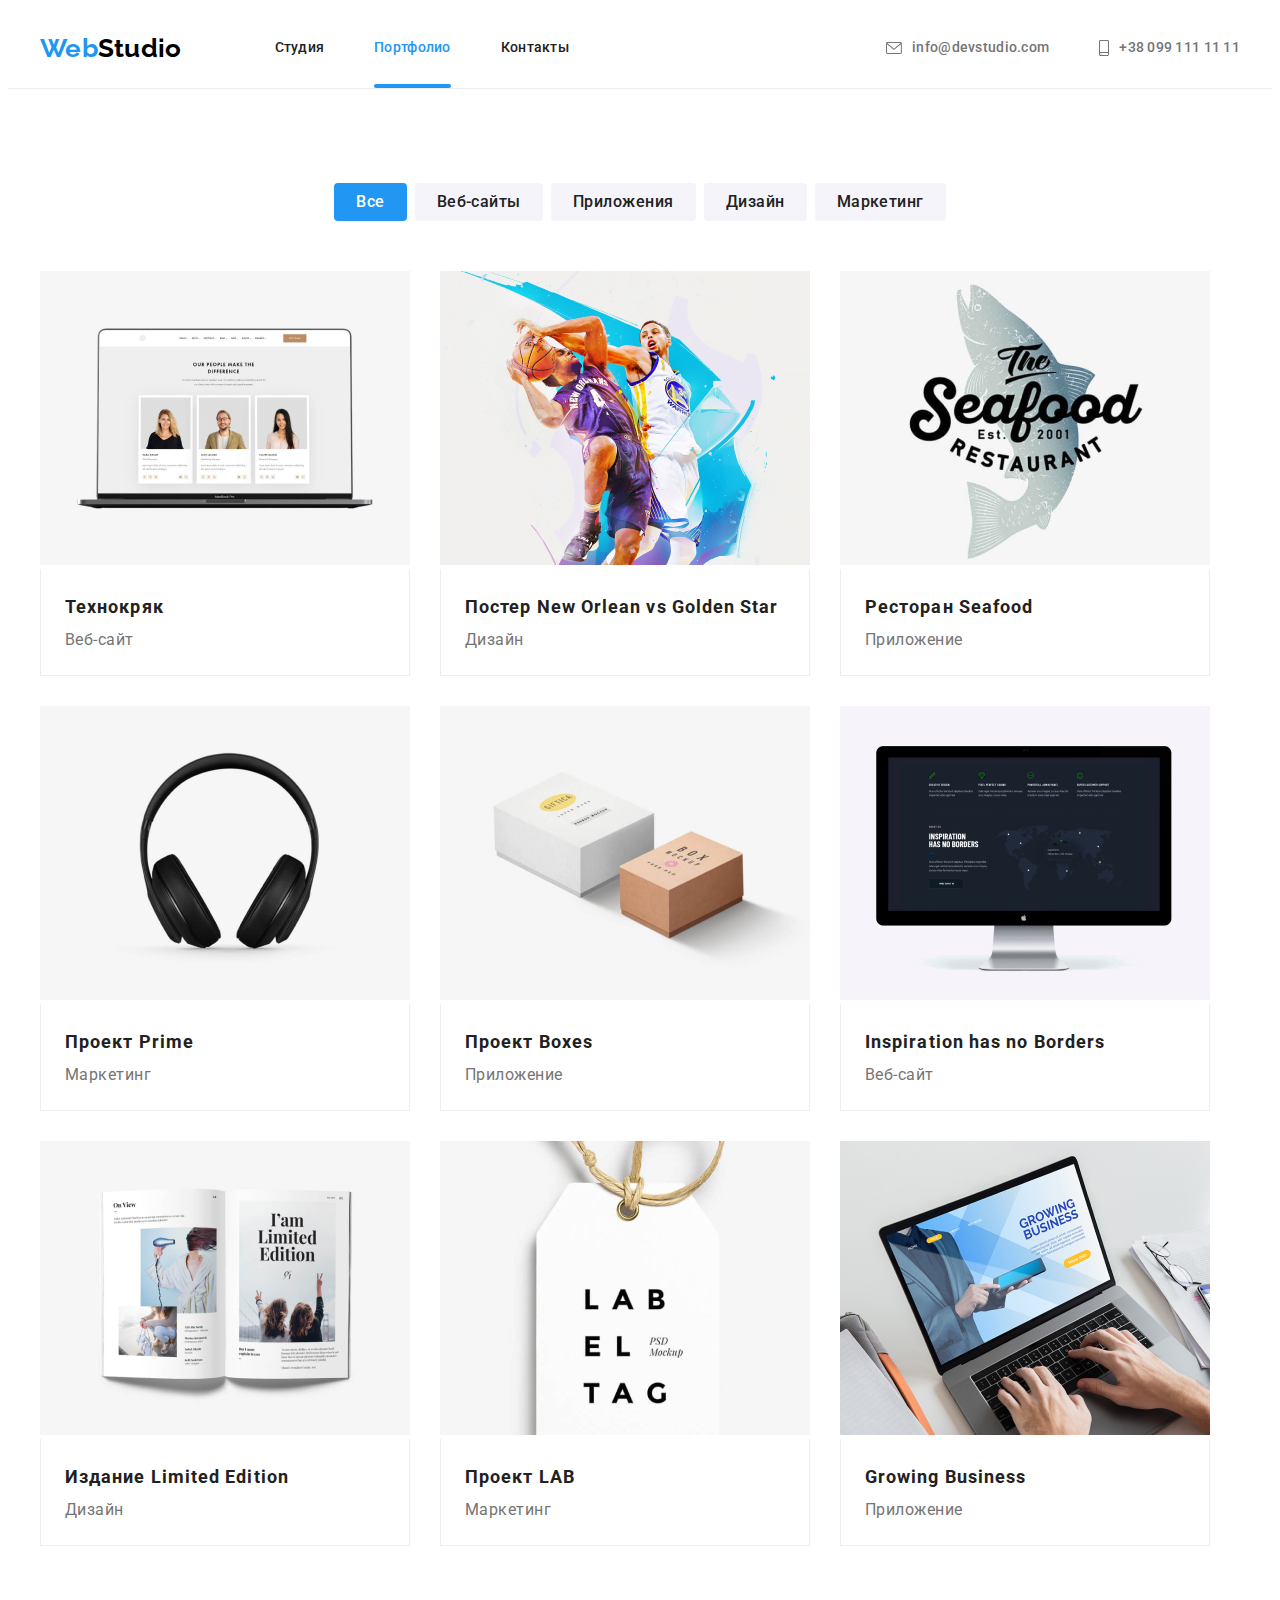
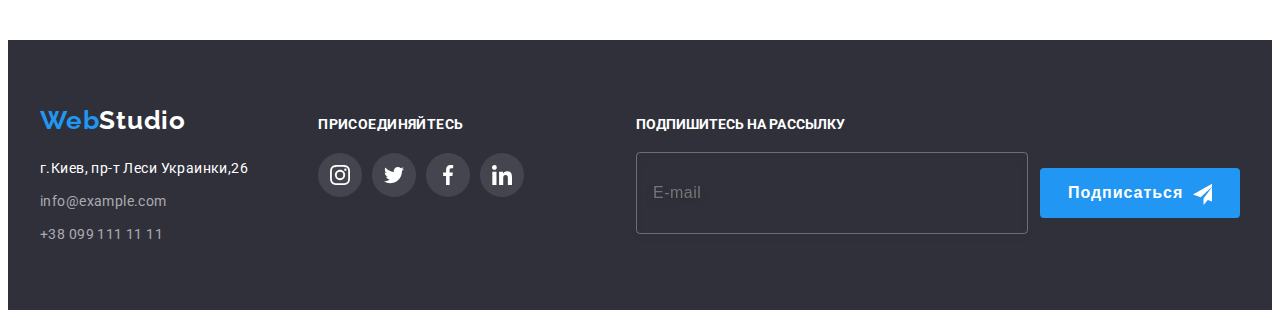
<file: portfolio.html>
<!DOCTYPE html>
<html lang="ru">
  <head>
    <meta charset="UTF-8" />
    <meta http-equiv="X-UA-Compatible" content="IE=edge" />
    <meta name="viewport" content="width=device-width, initial-scale=1.0" />
    <title>portfolio</title>
    <link rel="preconnect" href="https://fonts.google.com" />
    <link rel="preconnect" href="https://fonts.gstatic.com" crossorigin />
    <link
      rel="stylesheet"
      href="https://fonts.googleapis.com/css2?family=Raleway:wght@700&family=Roboto:wght@400;500;700;900&display=swap"
    />
    <link
      rel="stylesheet"
      href="https://cdnjs.cloudflare.com/ajax/libs/modern-normalize/1.1.0/modern-normalize.min.css"
      integrity="sha512-wpPYUAdjBVSE4KJnH1VR1HeZfpl1ub8YT/NKx4PuQ5NmX2tKuGu6U/JRp5y+Y8XG2tV+wKQpNHVUX03MfMFn9Q=="
      crossorigin="anonymous"
      referrerpolicy="no-referrer"
    />
    <link rel="stylesheet" href="./css/styles.css" />
  </head>
  <body>
    <header class="header">
      <div class="conteiner header-conteiner">
        <a class="logo link" href="./index.html"
          >Web<span class="header-logo">Studio</span></a
        >
        <nav class="header-nav">
          <ul class="header-list list">
            <li class="header-item">
              <a class="nav-item link" href="./index.html">Студия</a>
            </li>
            <li class="header-item">
              <a class="nav-item nav-item-current link" href="./portfolio.html"
                >Портфолио</a
              >
            </li>
            <li class="header-item">
              <a class="nav-item link" href="#contacts">Контакты</a>
            </li>
          </ul>
        </nav>
        <ul class="header-contacts list flex-nav">
          <li class="header-item">
            <a class="header-email link" href="mailto:info@devstudio.com">
              <svg class="envelope-icons" width="16" height="12">
                <use href="./images/icons.svg#envelope"></use>
              </svg>
              info@devstudio.com</a
            >
          </li>
          <li class="header-item">
            <a class="header-phone link" href="tel:+380961111111">
              <svg class="smartphone-icon" width="10" height="16">
                <use href="./images/icons.svg#smartphone"></use>
              </svg>

              +38 099 111 11 11</a
            >
          </li>
        </ul>
      </div>
    </header>

    <main>
      <section class="portfolio section">
        <div class="conteiner">
          <h1 class="visually-hidden">Портфолио</h1>
          <ul class="portfolio-categories list">
            <li class="portfolio-categories-item">
              <button type="button" class="work-btn-item current">Все</button>
            </li>
            <li>
              <button type="button" class="work-btn-item">Веб-сайты</button>
            </li>
            <li>
              <button type="button" class="work-btn-item">Приложения</button>
            </li>
            <li>
              <button type="button" class="work-btn-item">Дизайн</button>
            </li>
            <li>
              <button type="button" class="work-btn-item">Маркетинг</button>
            </li>
          </ul>
          <ul class="portfolio-list list">
            <li class="portfolio-item">
              <a href="" class="projects-link link">
                <div class="projects-wrap">
                  <img
                    class=""
                    src="./images/portfolio/img-6.jpg"
                    alt="проект1"
                    width="370"
                  />
                  <div class="overlay">
                    <p class="overlay-text">
                      Ресурс предлагает комплексные предложения с разным уровнем
                      функционала и сервисов. Все это позволит посетителю
                      получить исчерпывающие сведения о компании или частном
                      лице.
                    </p>
                  </div>
                </div>
                <div class="work-portfolio">
                  <h2 class="portfolio-title">Технокряк</h2>
                  <p class="portfolio-text">Веб-сайт</p>
                </div>
              </a>
            </li>
            <li class="portfolio-item">
              <a href="" class="projects-link link">
                <img
                  src="./images/portfolio/img-7.jpg"
                  alt="проект2"
                  width="370"
                />
                <div class="work-portfolio">
                  <h2 class="portfolio-title">
                    Постер New Orlean vs Golden Star
                  </h2>
                  <p class="portfolio-text">Дизайн</p>
                </div>
              </a>
            </li>
            <li class="portfolio-item">
              <a href="" class="projects-link link">
                <img
                  src="./images/portfolio/img-8.jpg"
                  alt="проект3"
                  width="370"
                />
                <div class="work-portfolio">
                  <h2 class="portfolio-title">Ресторан Seafood</h2>
                  <p class="portfolio-text">Приложение</p>
                </div>
              </a>
            </li>
            <li class="portfolio-item">
              <a href="" class="projects-link link">
                <img
                  src="./images/portfolio/img-9.jpg"
                  alt="проект4"
                  width="370"
                />
                <div class="work-portfolio">
                  <h2 class="portfolio-title">Проект Prime</h2>
                  <p class="portfolio-text">Маркетинг</p>
                </div>
              </a>
            </li>
            <li class="portfolio-item">
              <a href="" class="projects-link link">
                <img
                  src="./images/portfolio/img-10.jpg"
                  alt="проект5"
                  width="370"
                />
                <div class="work-portfolio">
                  <h2 class="portfolio-title">Проект Boxes</h2>
                  <p class="portfolio-text">Приложение</p>
                </div>
              </a>
            </li>
            <li class="portfolio-item">
              <a href="" class="projects-link link">
                <img
                  src="./images/portfolio/img-11.jpg"
                  alt="проект6"
                  width="370"
                />
                <div class="work-portfolio">
                  <h2 class="portfolio-title">Inspiration has no Borders</h2>
                  <p class="portfolio-text">Веб-сайт</p>
                </div>
              </a>
            </li>
            <li class="portfolio-item">
              <a href="" class="projects-link link">
                <img
                  src="./images/portfolio/img-12.jpg"
                  alt="проект7"
                  width="370"
                />
                <div class="work-portfolio">
                  <h2 class="portfolio-title">Издание Limited Edition</h2>
                  <p class="portfolio-text">Дизайн</p>
                </div>
              </a>
            </li>
            <li class="portfolio-item">
              <a href="" class="projects-link link">
                <img
                  src="./images/portfolio/img-13.jpg"
                  alt="проект8"
                  width="370"
                />
                <div class="work-portfolio">
                  <h2 class="portfolio-title">Проект LAB</h2>
                  <p class="portfolio-text">Маркетинг</p>
                </div>
              </a>
            </li>
            <li class="portfolio-item">
              <a href="" class="projects-link link">
                <img
                  src="./images/portfolio/img-14.jpg"
                  alt="проект9"
                  width="370"
                />
                <div class="work-portfolio">
                  <h2 class="portfolio-title">Growing Business</h2>
                  <p class="portfolio-text">Приложение</p>
                </div>
              </a>
            </li>
          </ul>
        </div>
      </section>
    </main>
    <footer class="footer">
      <div class="conteiner footer-conteiner">
        <div class="footer-left">
          <a href="./index.html" class="logo-footer"
            ><span class="web-footer">Web</span>Studio</a
          >
          <address>
            <ul class="address list">
              <li class="address-list-item">
                <a
                  href=""
                  target="_blank"
                  rel="noopener noreferrer"
                  class="address-link link footer-address"
                  >г.Киев, пр-т Леси Украинки,26</a
                >
              </li>
              <li class="address-list-item">
                <a href="mailto:info@example.com" class="address-link link"
                  >info@example.com</a
                >
              </li>
              <li class="address-list-item">
                <a href="tel:+380991111111" class="address-link link"
                  >+38 099 111 11 11</a
                >
              </li>
            </ul>
          </address>
        </div>
        <div class="footer-right">
          <h2 class="join-text">присоединяйтесь</h2>
          <ul class="footer-list list">
            <li class="footer-item">
              <a class="footer-link" href="">
                <svg class="social-icon">
                  <use
                    href="./images/icons.svg#instagram"
                    width="20"
                    height="20"
                  ></use>
                </svg>
              </a>
            </li>
            <li class="footer-item">
              <a class="footer-link" href="">
                <svg class="social-icon">
                  <use
                    href="./images/icons.svg#twitter"
                    width="20"
                    height="20"
                  ></use>
                </svg>
              </a>
            </li>
            <li class="footer-item">
              <a class="footer-link" href="">
                <svg class="social-icon">
                  <use
                    href="./images/icons.svg#facebook"
                    width="20"
                    height="20"
                  ></use>
                </svg>
              </a>
            </li>
            <li class="footer-item">
              <a class="footer-link" href="">
                <svg class="social-icon">
                  <use
                    href="./images/icons.svg#linkedin"
                    width="20"
                    height="20"
                  ></use>
                </svg>
              </a>
            </li>
          </ul>
        </div>
        <div class="footer-subscribe">
          <ul>
            <h2 class="subscribe-text">Подпишитесь на рассылку</h2>
            <form class="footer-form" name="footer-form">
              <input
                class="footer-subscribe-form"
                type="email"
                name="user-email"
                placeholder="E-mail"
              />
              <button type="submit" class="footer-button">
                Подписаться
                <svg class="footer-button-icon">
                  <use
                      href="./images/icons.svg#icon-send-footer"
                      width="24"
                      height="24"
                    ></use>
                  </svg>
              </button>
            </form>
          </ul>
        </div>
      </div>
    </footer>
  </body>
</html>
</file>
<file: css/styles.css>
:root {
--primary-text-color: #757575;
--title-text-color: #212121;
--accent-color: #2196f3; 
--primery-white-color: #ffffff;
--primery-black-color: #000000;
--second-grey-color: #f5f4fa;
--footer-bg-color: #2f303a; 
--contacts-ft-color: rgba(255,255,255,0.6);
--social-links-ft-bg-colors: rgba(255,255,255,0.1);
--button-hero-hover-color: #188ce8; 
--header-border-bottom-color: #ececec; 
--portfolio-project-border: #eeeeee; 
--clients-primary-color: #afb1b8; 
--work-text-bg-color: rgba(47,48,58,0.8); 
--portfolio-overlay-text-bg-color: rgba(33,150,243,0.9); 
--modal-window-bg-color: rgba(0,0,0,0.2);
--modal-window-close-border-color: rgba(0,0,0,0.1); 


 
 }
 
body {
font-family: 'Roboto', sans-serif;
}
.no-scroll {
  overflow: hidden;
}

/**
  |============================
  | reset syles
  |============================
*/

h1,
h2,
h3,
h4,
h5,
h6,
p {
    margin: 0;
}

.img {
    display: block;
}
.link {
    text-decoration: none;
    color:currentcolor;
 }
.list {
    list-style: none;
    padding: 0;
    margin: 0;
 }
 .visualy-hidden {
  position: absolute;
  white-space: nowrap;
  width: 1px;
  height: 1px;
  overflow: hidden;
  border: 0;
  padding: 0;
  clip: rect(0 0 0 0);
  clip-path: inset(50%);
  margin: -1px;
}
 
 /**
   |============================
   | conteiner
   |============================
 */

.conteiner {
    width: 1200px;
    padding-left: 15px;
    padding-right: 15px;
    margin-left:auto;
    margin-right:auto;
}
/**
  |============================
  | Section
  |============================
*/
.section {
    padding-top: 94px;
    padding-bottom: 94px;
}
/**
  |============================
  | header
  |============================
*/

  .header-conteiner {
    display: flex;
    align-items: center;
    
}  
.logo {
margin-right: 93px;
}
.header-nav {
    margin-right :auto;
}
.header-list {
    display: flex ;
    gap: 50px;
}
.flex-nav{
    display: flex;
    align-items: center;
    gap: 50px;
}
/**
  |============================
  | header contacts
  |============================
*/
.contacts-list {
    display:flex;
    margin-left: auto;
}
.header-email:hover {
    color: #2196F3;
}
.header-email {
    color: #757575;
    display: flex;
    align-items: center;
    gap: 10px;
    transition-property: color;
    transition-duration: 250ms;
    transition-timing-function: cubic-bezier(0.4, 0, 0.2, 1);
}
.header-phone {
    color: #757575;
    display: flex;
    align-items: center;
    gap: 10px;
    transition-property: color;
    transition-duration: 250ms;
    transition-timing-function: cubic-bezier(0.4, 0, 0.2, 1);
}
.header-phone:hover,
.header-phone:focus {
    color: #2196F3;
    fill: currentColor;
}
 .smartphone-icon {
    fill: currentColor;
 }
.envelope-icons:hover {
   fill: currentcolor;
}
.envelope-icons {
    fill: currentcolor;
}
.nav-item {
    display: block;
    padding: 32px 0;
    transition-property: color, background-color;
    transition-duration: 250ms;
    transition-timing-function: cubic-bezier(0.4, 0, 0.2, 1);
    transition-delay: 0s;
}
.nav-item:hover,
.nav-item:focus {
    color: #2196F3;
}
.nav-item.nav-item-current::after {
    content: "";
    position: absolute;
    bottom: 0px;
    left: 0px;

    display: block;
    width: 100%;
    height: 4px;
    border-radius: 2px;
    background-color: #2196F3;
    
}
.nav-item.nav-item-current {
    position: relative;
color: #2196F3;
}
.nav-item-portf:hover {
    color: #2196F3;
}
.nav-item-portf:focus {
    color: #2196F3;
}

.header-item-studio { 
    color: #212121;
}
.header-link {
    padding-top: 32px;
    padding-bottom: 32px;
    font-weight: 500;
    font-size: 14px;
    line-height: calc(16/14);
    letter-spacing: 0.02em;
    color:var(--title-text-color);
    display: block;

}

.header {
    color: #212121;
    font-weight: 500;
    font-size: 14px;
    line-height: 1.14;
    letter-spacing: 0.02em;
    border-bottom: 1px solid #ECECEC;
}

/**
  |============================
  | logo website
  |============================
*/

 .logo {
    font-family: Raleway, sans-serif;
    font-weight: 700;
    font-size: 26px;
    line-height: 1.19;
    color:#2196f3;
 }
 .header-logo {
    color: var(--primery-black-color);
 }

 .header-current.link {
    color: var(--accent-color);
    
 }

.header-contacts-link {
font-weight: 500;
font-size: 14px;
line-height: calc(16/14);
letter-spacing: 0.02em;
color: #757575; 

}
/**
  |============================
  | main
  |============================
*/
/**
  |============================
  | section hero
  |============================
*/
.section-hero {
    background-position: center;
    max-width: 1600px;
   
    background-size: cover;
    background-repeat: no-repeat;
    margin-left: auto;
    margin-right: auto;
    padding: 200px 0;
    text-align: center;
  background-image: linear-gradient(
        to right,
        rgba(47, 48, 58, 0.4),
        rgba(47, 48, 58, 0.4)
        ),
    url(../images/fon.jpg);;
  
}
.hero-title {
    font-weight: 900;
    font-size: 44px;
    line-height:calc(60/44) ;
    letter-spacing: 0.06em;
    text-align: center;
    color: var(--primery-white-color);
    text-transform: uppercase;
    margin-bottom: 30px;
     }

.hero-button {
    max-width: 250px;
    min-width: 200px;
    min-height: 50px;
    padding: 9px 31px;
    letter-spacing: 0.03em;
    align-self: center;
    font-family: "Roboto",sans-serif;
    border-radius: 4px;
    font-weight: 700;
    font-size: 16px;
    line-height: calc(30/16);
   background-color: #2196f3;
   color: #ffffff;
   border: none;
   cursor: pointer;
}
/**
  |============================
  | section-benefits
  |============================
*/
.benefits {
    display: flex;
    gap: 30px;}

.benefits-inner-list {
    display: flex;
    flex-wrap: wrap;

    gap: 30px;
}
.benefits-item {
    width: 270px;
}
.benefits-wrap { 
display: flex;
align-items: center;
justify-content: center;
height: 120px;
background-color: #F5F4FA;
border-radius: 4px;
margin-bottom: 30px;
}

.title-work {
    font-weight: 700;
    font-size: 14px;
    line-height: calc(16/14);
    letter-spacing: 0.03em;
    text-transform: uppercase;
    color: var(--title-text-color); 
    margin-bottom: 10px;
}
.text-work { 
    font-weight: 400;
    font-size: 14px;
    line-height:calc(24/14) ;
    letter-spacing: 0.03em;
    color:var(--primary-text-color);
}
/**
  |============================
  | section-work
  |============================
*/
.section.work {
    padding-top: 0;
}
.title-about {
    font-weight: 700;
    font-size: 36px;
    line-height:calc(42/36);
    letter-spacing:0.03em;
    text-align: center;
    color: var(--title-text-color); 
    margin-bottom: 50px;
    }
    .image-list {
        display: flex;
        gap: 30px;
    }

.image-item {
    position: relative;
}
.img-title-overlay {
    position: absolute;
    bottom: 0;
    left: 0;
    width: 100%;
  height: 70px;
 background-color: #2F303ACC;

     display: flex;
     align-items: center;
     justify-content: center;
}
.img-title {
    font-weight: 700;
    font-size: 14px;
    line-height: calc(16/14);
    text-align: center;
    letter-spacing: 0.03em;
    text-transform: uppercase;
    color: #FFFFFF;

}
/**
  |============================
  | section-team
  |============================
*/
.section-team {
    background-color: #F5F4FA;
}
.team-list {
    display:flex;
    justify-content: space-between;
}
.team-item {
    box-shadow: 0px 1px 3px rgba(0, 0, 0, 0.12), 0px 1px 1px rgba(0, 0, 0, 0.14),
    0px 2px 1px rgba(0, 0, 0, 0.2);
     border-radius: 0px 0px 4px 4px;
    background-color: #ffffff;
    }
    .team-content {
        padding: 30px 10px;
      }
      .title-name {
        font-weight: 500;
        font-size: 16px;
        line-height: calc(19/16);
        color: #212121;
        text-align: center;
      margin-bottom: 10px;
    }
    .text-profession {
        font-size: 16px;
        line-height: calc(18/16);
        letter-spacing: 0.03em;
        color: #757575;
        text-align: center;
        margin-bottom: 30px;
        }
    .socials {
     display: flex;
     align-items: center;
     justify-content: center;
     gap: 10px;
    }
    .socials-link {
        display: flex;
        align-items: center;
        justify-content: center;
        width: 44px;
        height: 44px;
        color: #AFB1B8;
        background-color: #FFFFFF;
        border-radius: 50%;
        cursor: pointer;
         transition-property: color, background-color;
        transition-duration: 250ms;
        transition-timing-function: cubic-bezier(0.4, 0, 0.2, 1);
    }
.socials-link:hover,
.socials-link:focus {
color: #FFFFFF ;
background-color: #2196F3
}
.socials-icon {
    fill: currentcolor;
}

/**
  |============================
  | section clients
  |============================
*/
.title-clients {
    font-size: 36px;
    font-weight: 700;
    line-height: calc(42/36);
    letter-spacing: 0.03em;
    text-align: center;
    color: #212121;
    margin-bottom: 50px;
    }
.clients-list {
    display: flex;
    gap: 30px;
    }
.clients-item {
     width: 170px;
     height: 92px;
    display: flex;
    align-items: center;
    justify-content: center;
    border: 1px solid #AFB1B8;
    border-radius: 4px;
    color: #AFB1B8;
    cursor: pointer;
    
    transition-property: color, background-color;
        transition-duration: 250ms;
        transition-timing-function: cubic-bezier(0.4, 0, 0.2, 1);
    }
    .clients-item:hover {
     border-color: #2196F3;
     color: #2196F3;}
     .clients-icon.current {
        caret-color:var(--accent-color)
    }
    .clients-icon {
     fill: currentColor;
    }

/**
  |============================
  | footer
  |============================
*/

.footer {
    padding-top: 60px;
    padding-bottom: 60px;
    background-color: #2F303A;

    gap:30px;
}
.footer-conteiner {
    display:flex;
    align-items: baseline;
}
.logo-footer{
    display: inline-block;
   margin-bottom: 20px;
    font-family: "Raleway";
    font-weight: 700;
    font-size: 26px;
    line-height: 1.19;
    letter-spacing: 0.03em;
    color: var(--primery-white-color);
    text-decoration: none;
}
.web-footer {
    color: #2196F3;
}
.address-list-item {
    margin-bottom: 9px;
    color: rgba(255, 255, 255, 0.6);
    font-style: normal;
    font-family: Roboto;
    font-size: 14px;
    font-weight: 400;
    line-height: 24px;
    letter-spacing: 0.03em;
    text-align: left;
}
.address-list-item:last-child {
margin-bottom: 0;
}
.footer-address{
    color: #FFFFFF;
    transition-property: color, background-color;
    transition-duration: 250ms;
    transition-timing-function: cubic-bezier(0.4, 0, 0.2, 1);
    transition-delay: 0s;
}
.address-link:hover,
.address-link:focus {
    color: #2196f3;
}
.footer-right {
    margin-left: 70px;
}
.join-text {
    margin-bottom: 20px;
    font-weight: 700;
    font-size: 14px;
    line-height: 1.14;
    letter-spacing: 0.03em;
    text-transform: uppercase;
    color: var(--primery-white-color);
}
.footer-list {
    display: flex;
    align-items: center;
    justify-content: center;
    gap: 10px;
}
.footer-link {
    display: flex;
    align-items: center;
    justify-content: center;
    width: 44px;
    height: 44px;
    border-radius: 50%;
    background-color: rgba(255,255,255,0.1);
    fill: var(--primery-white-color);
    transition-property: color, background-color;
    transition-duration: 250ms;
    transition-timing-function: cubic-bezier(0.4, 0, 0.2, 1);
    transition-delay: 0s;

}
.footer-link:hover,
.footer-link:focus {
background-color: var(--accent-color);
}
.social-icon {
    width: 20px;
    height: 20px;
}

/**
  |============================
  | footer-subscribe
  |============================
*/

.footer-subscribe {
margin-left: auto;
}
.subscribe-text {
    font-size: 14px;
    color: #ffffff;
    margin-bottom: 20px;
    text-transform: uppercase;
    line-height: calc(16 / 14);
    letter-spacing: 0.03px;
}
.footer-form {
    display: flex;
    gap: 12px;
    align-items: center;
}
.footer-subscribe-form {
    display: flex;
    width: 358px;
    height: 50px;
    border: 1px solid rgba(255, 255, 255, 0.3);
    filter: drop-shadow(0px 4px 4px rgba(0, 0, 0, 0.15));
    border-radius: 4px;
    background-color: transparent;
    padding: 15px 16px;
    align-items: center;
    color: rgba(255, 255, 255, 0.3);
    font-size: 16px;
    line-height: calc(20 / 16);
    letter-spacing: 0.03em;
   outline: transparent;
}
.footer-button {
    display: flex;
    align-items: center;
    width: 200px;
    height: 50px;
    font-weight: 700;
    color: var(--primery-white-color);
    background-color: #2196F3;
    border: none;
    cursor: pointer;
    font-size: 16px;
    line-height: calc(30 / 16);
    letter-spacing: 0.06em;
    padding: 10px 28px;
    border-radius: 4px;
    gap: 10px;
}
.footer-button-icon {
 width: 24px;
 height: 24px;
 
 fill: currentcolor;
}
/**
  |============================
  | modal window
  |============================
*/
.backdrop {
position: fixed;
top: 0;
left: 0;

width: 100%;
height: 100%;
background-color: rgb(0, 0, 0, 0.1);

opacity: 1;
visibility: visible;
pointer-events: initial;

transition: opacity 600ms ease-out, visibility 600ms ease-out;

}
.backdrop.is-hidden {
    opacity: 0;
    visibility: hidden;
    pointer-events: none;

}
.modal {
    position: absolute;
    top: 50%;
    left: 50%;
transform: translate(-50%, -50%) scale(1) rotate(0);

    padding: 40px;
    width: 528px;
    min-height: 581px;
    background-color: var(--primery-white-color);
    border-radius: 4px;
    
    box-shadow: 0px 1px 3px rgba(0, 0, 0, 0.12),
    0px 2px 1px rgba(0, 0, 0, 0.2);
    opacity: 1;
}
.backdrop.is-hidden .modal {
    opacity: 0;
    transform: translate(-50%, -50%) scale(0.3) rotate(1turn);
}
.modal-btn {
    position: absolute;
    top: 10px;
    right: 10px;

    display: flex;
    align-items: center;
    justify-content: center;
    cursor: pointer;

    width: 30px;
    height: 30px;
    padding: 0;
    border-radius: 50%;
    background-color: var(--primery-white-color);
border: 1px solid var(--modal-window-close-border-color);
}
.modal-btn-icon:hover  {
fill: #2196F3;
}
.register-form {
  text-align: center;
}
.register-form-title {
  display: block;
  margin-bottom: 12px;
  font-size: 20px;
  line-height: 23px;
  letter-spacing: 0.03em;
  color: #212121;
}
.register-form-group {
  margin-bottom: 25px;
}
.register-form-wrap {
  position: relative;
  display: block;
  margin-bottom: 12px;
  
}
.register-form-wrap:focus-within {
    fill: #2196F3;
    transition-property: color, background-color;
    transition-duration: 250ms;
    transition-timing-function: cubic-bezier(0.4, 0, 0.2, 1);
    
}
.register-form-wrap:last-child {
  margin-bottom: 0;
}

.register-form-label {
  display: block;
  text-align: left;
  margin-bottom: 4px;
  font-size: 12px;
  line-height: calc(14 / 12);
  letter-spacing: 0.01em;
  color: #757575;
}

.register-form-input,
.register-form-message {
  width: 100%;
  border: 1px solid rgba(33, 33, 33, 0.2);
  padding: 10px;
  padding-left: 40px;
  border-radius: 4px;
 
  outline: transparent;
}

.register-form-message {
  padding: 12px 16px;
  height: 120px;
  resize: none;
}
.register-form-message::placeholder {
font-size: 12px;
line-height:calc(14 / 12);
letter-spacing: 0.01em;
color: rgb(117, 117, 117, 0.5);
}
.register-form-icon {
  position: absolute;
  bottom: 11px;
  left: 12px;
}

.register-form-agreement {
  display: flex;
  align-items: center;
  justify-content: center;
  gap: 8px;
  margin-bottom: 30px;
}

.register-checkbox:checked + .register-icon .register-icon-uncheck {
  opacity: 0;
  
}

.register-icon-uncheck{
    fill: #212121;
}
.register-icon-check {
    opacity: 0;
    fill: #2196F3;
    transition-property: color, background-color;
      transition-duration: 250ms;
      transition-timing-function: cubic-bezier(0.4, 0, 0.2, 1);
  
  }

.register-checkbox:checked + .register-icon .register-icon-check {
  opacity: 1;
  transition-property: color, background-color;
    transition-duration: 250ms;
    transition-timing-function: cubic-bezier(0.4, 0, 0.2, 1);
    
}

.register-form-agreement-text {
  font-size: 14px;
  user-select: none;
  text-underline-position: under;
}

.register-form-agreement-link {
  color: #2196f3;
}

.register-form-btn {
  display: inline-flex;
  align-items: center;
  justify-content: center;

  padding: 10px 25px;
  width: 200px;
  min-height: 50px;
  color: #ffffff;
  font-family: inherit;
  font-weight: 700;
  font-size: 16px;
  line-height: calc(30 / 16);
  letter-spacing: 0.06em;
  background-color: #2196F3;
  border: none;
  box-shadow: 0px 4px 4px rgb(0 0 0 / 15%);
  border-radius: 4px;
  cursor: pointer;
}


/**
  |============================
  | Portfolio page
  |============================
*/
/**
  |============================
  | main
  |============================
*/

/**
  |============================
  | portolio
  |============================
*/
.portfolio-categories {
    display: flex;
    gap: 8px;
    justify-content: center;
    margin-bottom: 50px;
  }
  .work-btn-item.current {
    background-color: #2196F3;
    color: #FFFFFF;
}
.work-btn-item {
    padding: 6px 22px;
    font-family: "Roboto",sans-serif;
    font-weight: 500;
    font-size: 16px;
    line-height: calc(26/16);
    text-align: center;
    letter-spacing: 0.03em;
    color: #212121;
    background-color: #F5F4FA;
    border-radius: 4px;
    border: none;
    cursor: pointer;

    transition-property: color, background-color,box-shadow;
    transition-duration: 250ms;
    transition-timing-function: cubic-bezier(0.4, 0, 0.2, 1);
    
}
.work-btn-item:hover,
.work-btn-item:focus { 
background-color: var(--accent-color);
color: var(--primery-white-color);
box-shadow: 0px 3px 1px rgb(0 0 0/10%),
0px 1px 2px rgb(0 0 0/8%),
0px 2px 2px rgb(0 0 0/12%)
}
.portfolio-list {
    display: flex;
     flex-wrap: wrap;
     gap: 30px;
   
 
 }
 .portfolio-item {
    flex-basis: 370px;
    transition-property: color, background-color;
       transition-duration: 250ms;
       transition-timing-function: cubic-bezier(0.4, 0, 0.2, 1);
       
   }
   .projects-link {
    display: block;
}
.projects-link:hover,
.projects-link:focus {
box-shadow: 0px 1px 1px rgba(0, 0, 0, 0.12), 
          1px 4px 6px rgba(0, 0, 0, 0.16);
}
   .projects-wrap {
    position: relative;
    overflow: hidden;
}

.projects-wrap:hover .overlay {
    transform: translateY(0);
    overflow: hidden;
}
.overlay {

position: absolute;
top: 0;
left: 0;



width: 100%;
height: 100%;

padding: 63px 24px;

display: flex;
align-items: center;
justify-content: center;

background-color: #2196F3E5;


transform: translateY(100%);

transition: transform 500ms ease-in-out;

}

.overlay-text {
    color: #FFFFFF;
    font-size: 18px;
    line-height: calc(28 / 18);
    letter-spacing: 0.03em;
user-select: none;
}
.work-portfolio {
    padding: 20px 24px;
    border: 1px solid #eeeeee;
    border-top: none; 
    
 }
 .portfolio-title {
    margin-bottom: 4x;

    font-weight: 700px;
    font-size: 18px;
    line-height: calc(36/18);
    letter-spacing: 0.06em;
    color:var(--title-text-color);
}
 .portfolio-text {
    font-weight: 400;
    font-size: 16px;
    line-height: calc(30/16);
    letter-spacing: 0.03em;
    color:var(--primary-text-color);
    }
  

.visually-hidden {
    display: none;
}
</file>
